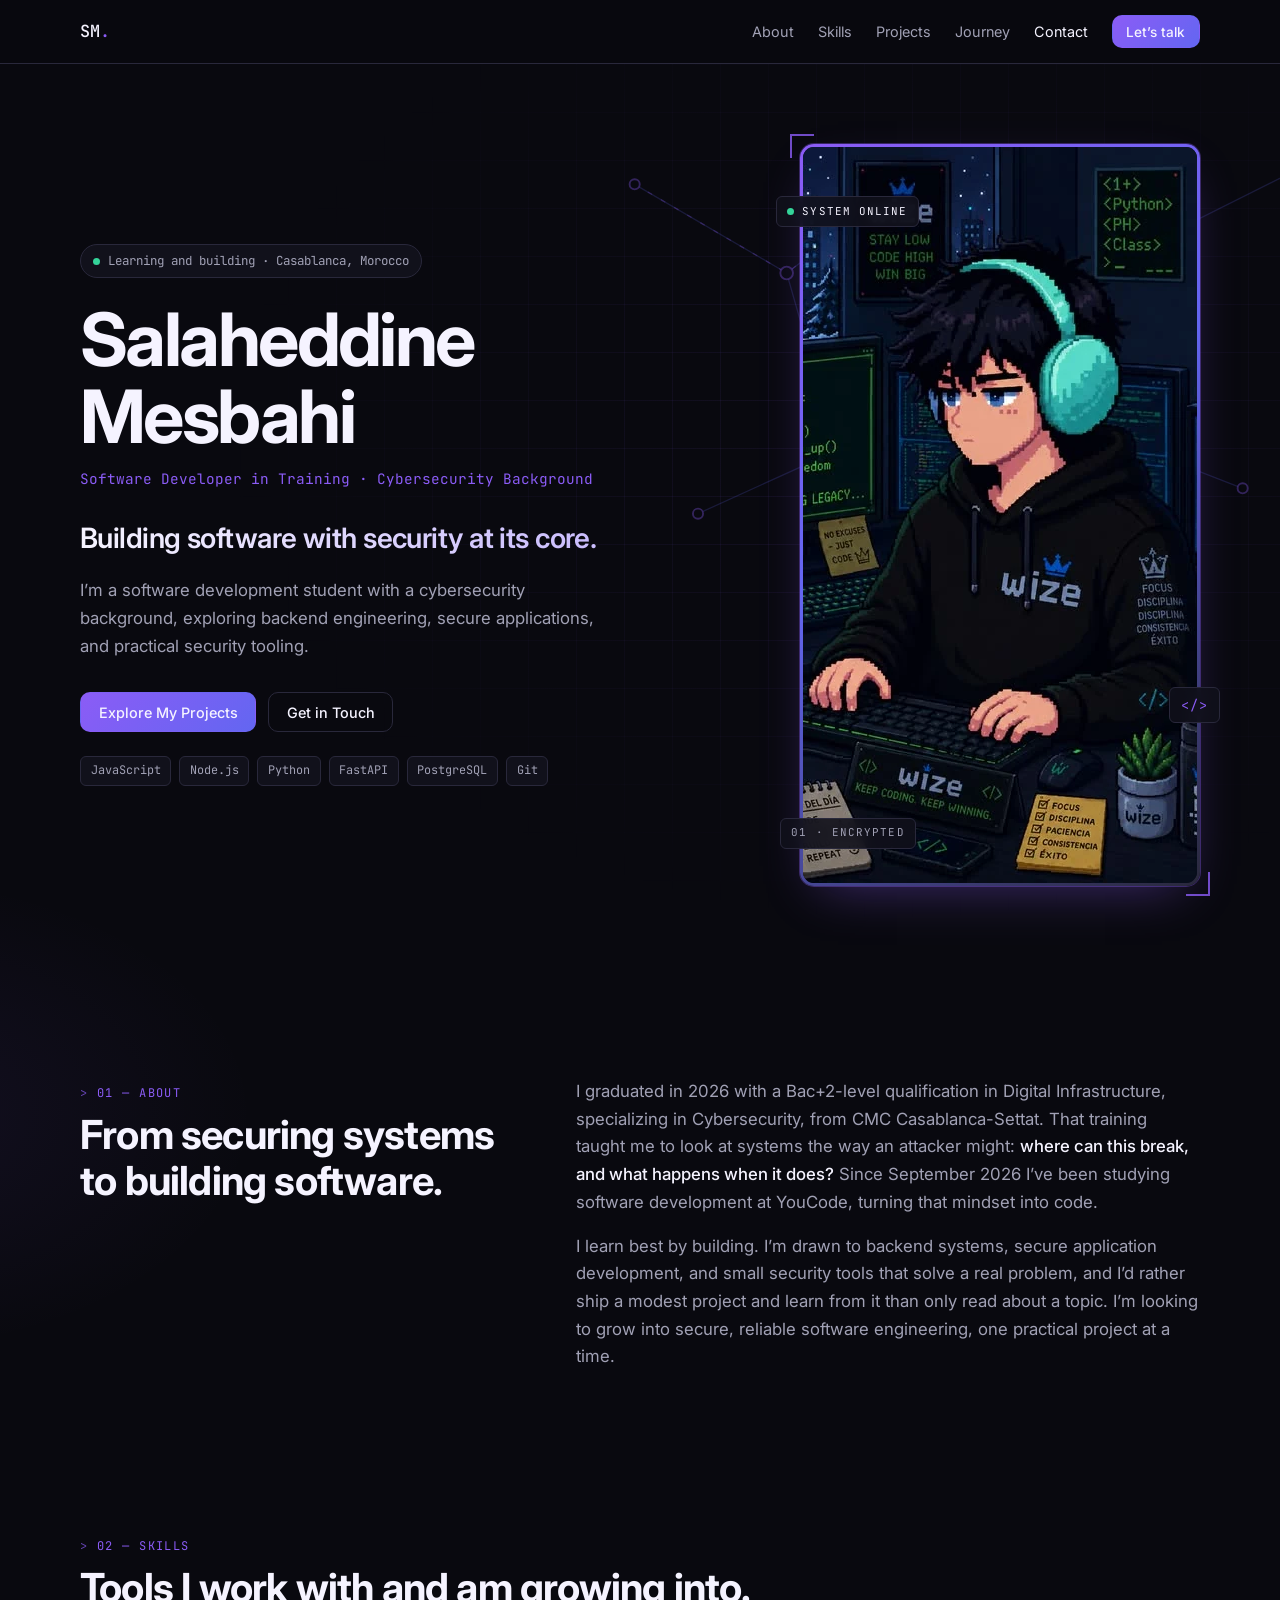
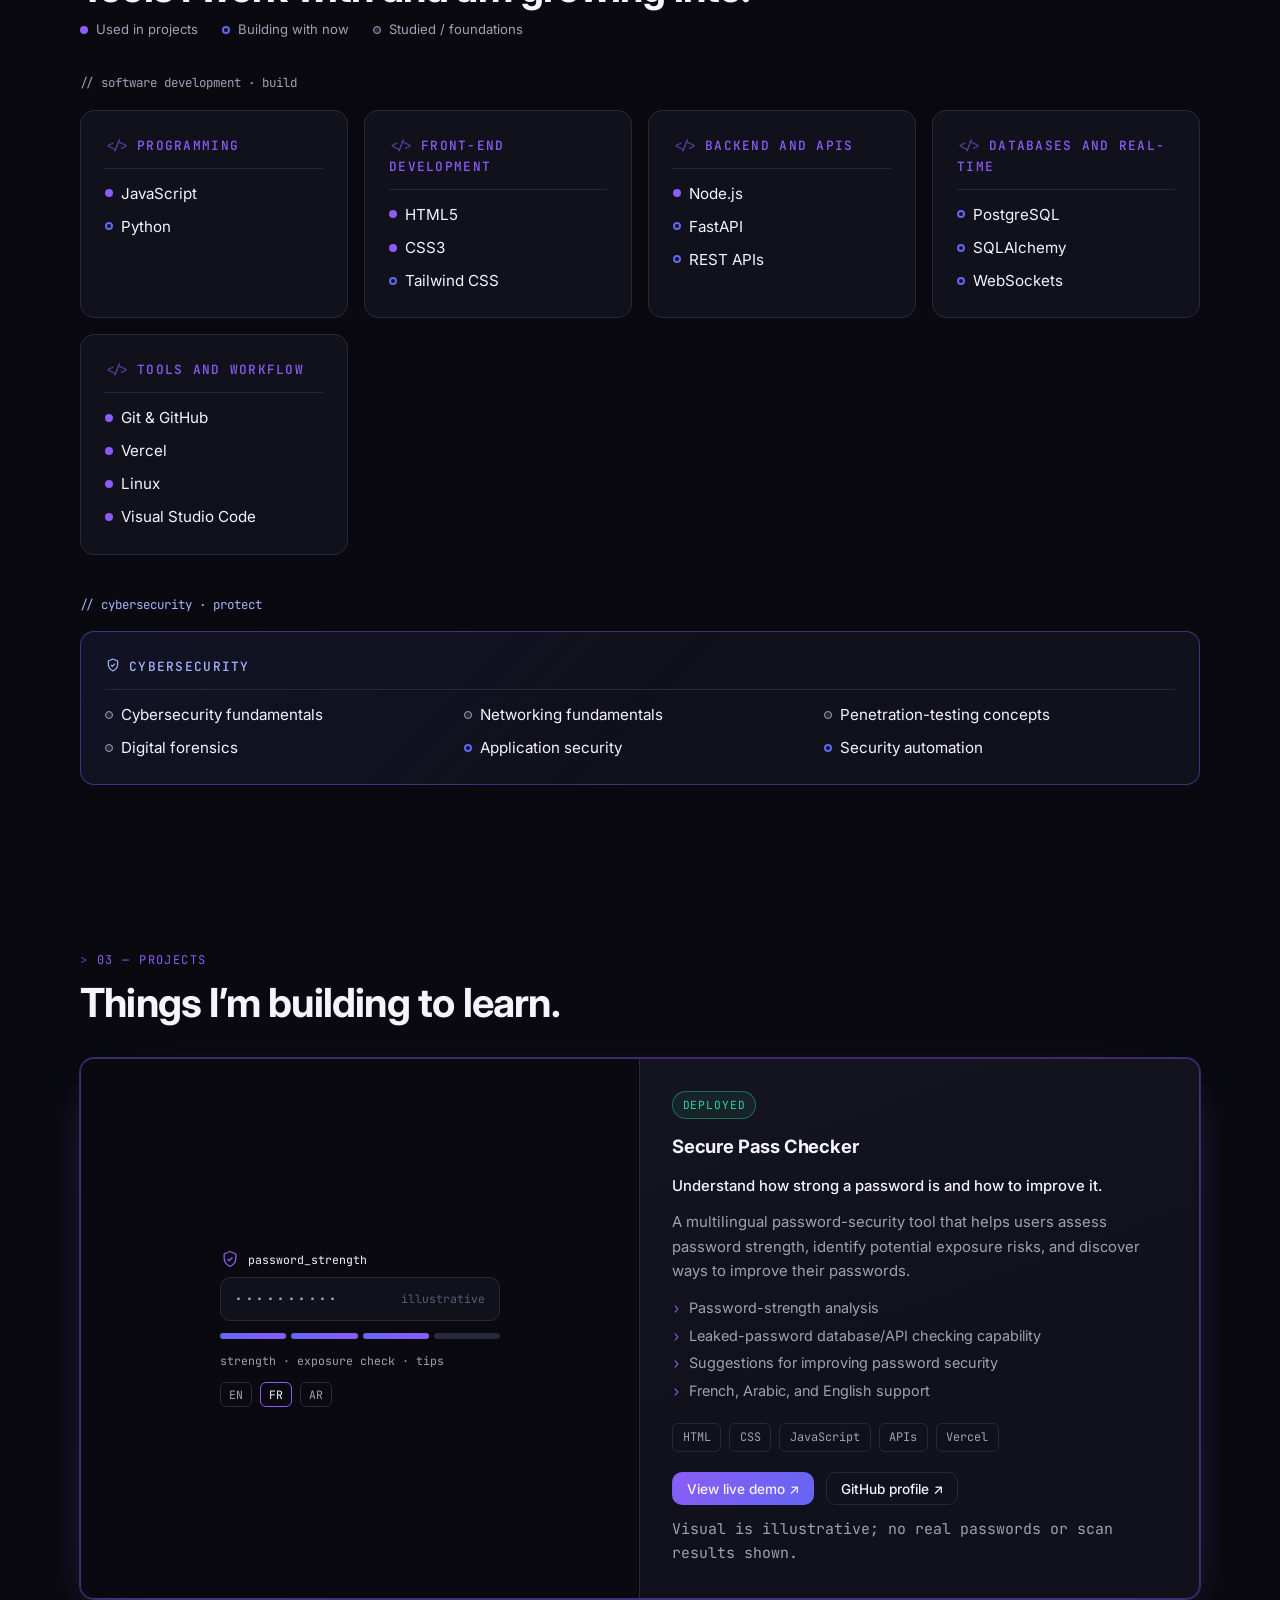
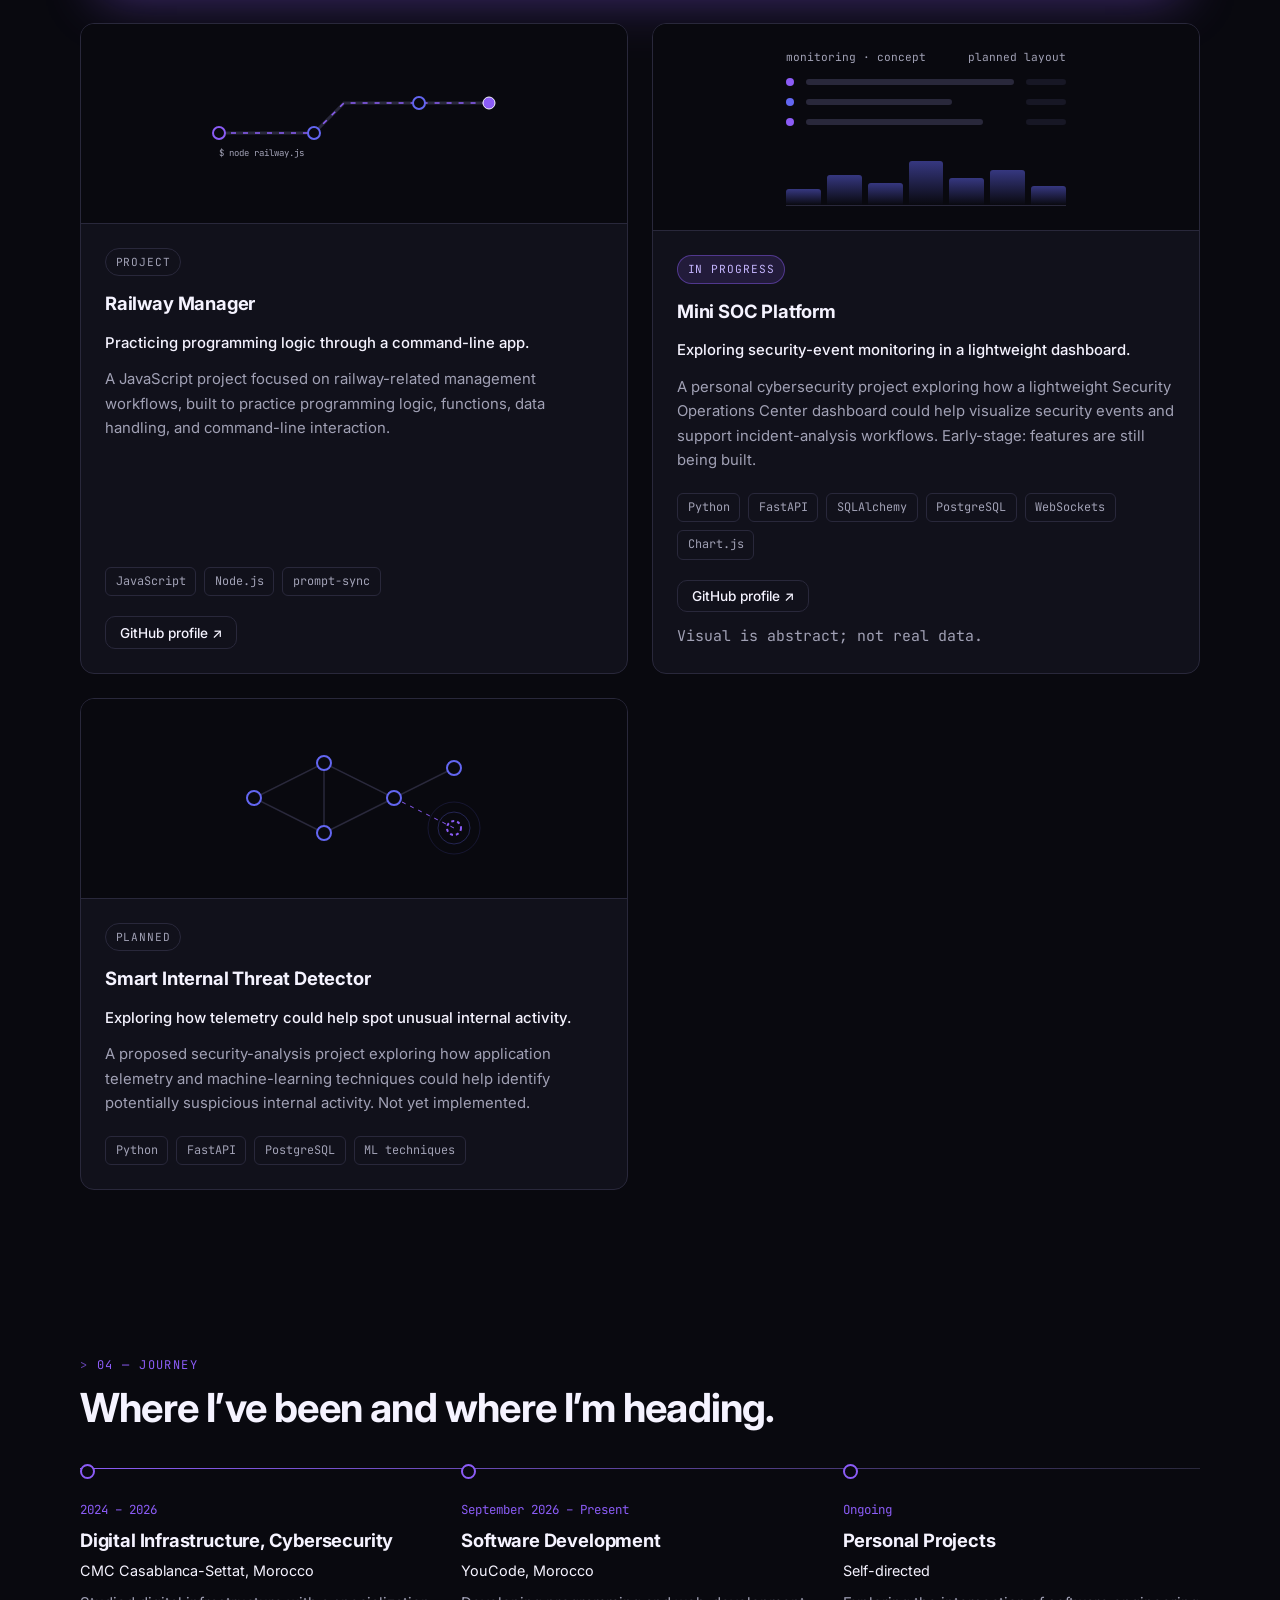
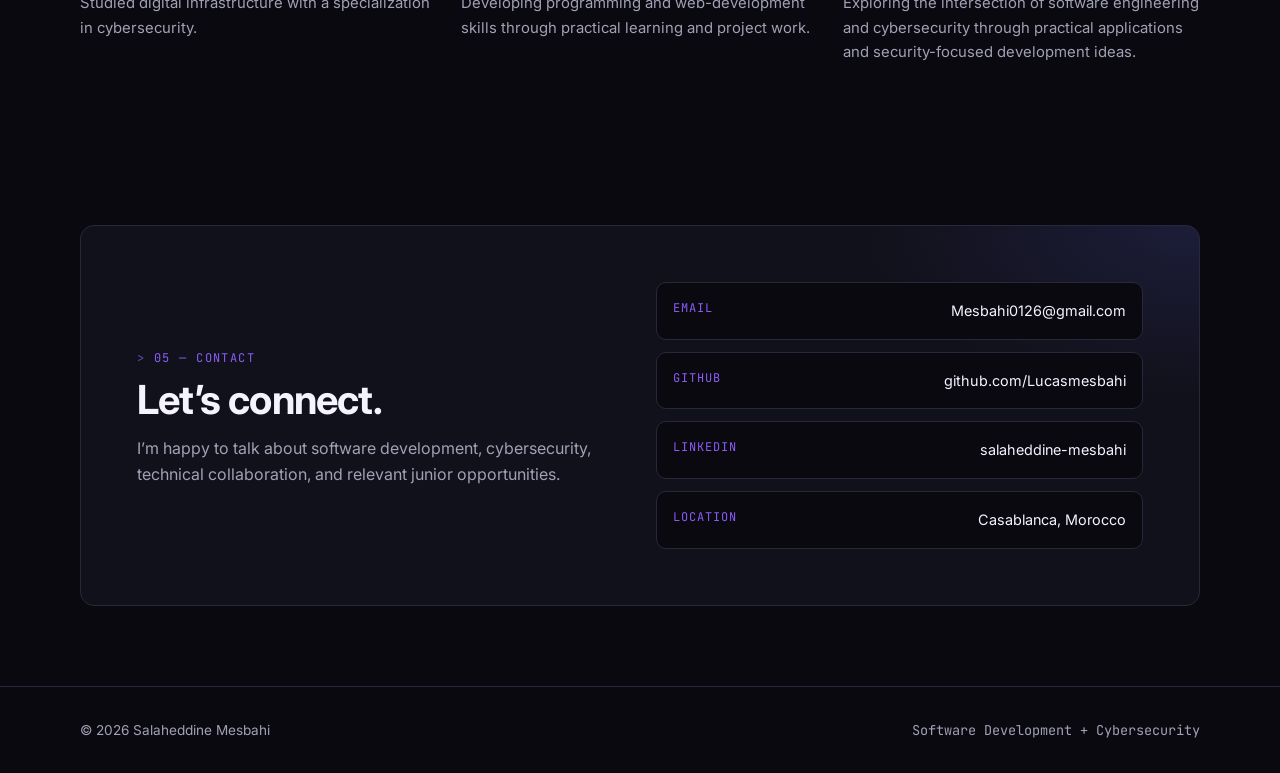
<file: Salaheddine Mesbahi — Software Developer in Training · Cybersecurity Background.html>
<!DOCTYPE html>
<html lang="en">
<head>
<meta charset="utf-8">
<meta name="viewport" content="width=device-width, initial-scale=1">
<title>Salaheddine Mesbahi — Software Developer in Training · Cybersecurity Background</title>
<meta name="description" content="Portfolio of Salaheddine Mesbahi, a software development student in Casablanca with a cybersecurity background.">
<link rel="preconnect" href="https://fonts.googleapis.com">
<link rel="preconnect" href="https://fonts.gstatic.com" crossorigin>
<link href="https://fonts.googleapis.com/css2?family=Inter:wght@400;500;600;700&family=JetBrains+Mono:wght@400;500&display=swap" rel="stylesheet">
<style>
/* ===== Design tokens ===== */
:root{
  --bg:#09090F; --bg-2:#11111B; --surface:#171725; --border:#29283B;
  --accent:#8B5CF6; --accent-2:#6366F1; --accent-soft:rgba(139,92,246,.14);
  --text:#F5F3FF; --muted:#A1A1B5; --ok:#34d399;
  --font:'Inter',system-ui,-apple-system,'Segoe UI',sans-serif;
  --mono:'JetBrains Mono',ui-monospace,'SFMono-Regular',Menlo,monospace;
  --s1:.25rem;--s2:.5rem;--s3:.75rem;--s4:1rem;--s5:1.5rem;--s6:2rem;--s7:3rem;--s8:5rem;--s9:7rem;
  --r-sm:6px;--r-md:10px;--r-lg:14px;
  --shadow:0 12px 40px -16px rgba(0,0,0,.7);
  --glow:0 0 0 1px rgba(139,92,246,.35),0 18px 50px -20px rgba(139,92,246,.45);
  --header-h:64px;
}
*{box-sizing:border-box;margin:0;padding:0}
html{scroll-behavior:smooth;scroll-padding-top:calc(var(--header-h) + 16px)}
@media (prefers-reduced-motion:reduce){html{scroll-behavior:auto}*{animation:none!important;transition:none!important}}
body{background:var(--bg);color:var(--text);font-family:var(--font);line-height:1.65;font-size:1rem;-webkit-font-smoothing:antialiased;
  background-image:radial-gradient(60rem 30rem at 85% -10%,rgba(99,102,241,.14),transparent 60%),radial-gradient(40rem 25rem at -10% 20%,rgba(139,92,246,.08),transparent 60%)}
a{color:inherit;text-decoration:none}
:focus-visible{outline:2px solid var(--accent);outline-offset:3px;border-radius:var(--r-sm)}
.skip{position:absolute;left:-999px;top:8px;background:var(--accent);color:#fff;padding:var(--s2) var(--s4);border-radius:var(--r-sm);z-index:100}
.skip:focus{left:8px}
.wrap{width:min(1120px,100% - 2.5rem);margin-inline:auto}
section{padding-block:var(--s8)}
.eyebrow{font-family:var(--mono);font-size:.75rem;letter-spacing:.12em;text-transform:uppercase;color:var(--accent)}
h2{font-size:clamp(1.75rem,4vw,2.5rem);line-height:1.15;letter-spacing:-.02em;margin:var(--s2) 0 var(--s6)}
h3{font-size:1.15rem;letter-spacing:-.01em}
p{color:var(--muted)}
.mono{font-family:var(--mono)}

/* ===== Header ===== */
header.site{position:sticky;top:0;z-index:50;height:var(--header-h);background:rgba(9,9,15,.82);backdrop-filter:blur(12px);border-bottom:1px solid var(--border)}
.bar{display:flex;align-items:center;justify-content:space-between;height:100%}
.logo{font-family:var(--mono);font-weight:500;font-size:1.05rem}
.logo span{color:var(--accent)}
nav ul{display:flex;gap:var(--s5);list-style:none;align-items:center}
nav a.link{font-size:.9rem;color:var(--muted);padding:var(--s2) 0;transition:color .2s}
nav a.link:hover,nav a.link.active{color:var(--text)}
.btn{display:inline-flex;align-items:center;gap:var(--s2);font:500 .9rem var(--font);padding:.65rem 1.1rem;border-radius:var(--r-md);border:1px solid var(--border);color:var(--text);background:transparent;cursor:pointer;transition:border-color .2s,background .2s,transform .2s}
.btn:hover{border-color:var(--accent);background:var(--accent-soft)}
.btn.primary{background:linear-gradient(135deg,var(--accent),var(--accent-2));border-color:transparent}
.btn.primary:hover{transform:translateY(-1px);filter:brightness(1.1)}
.btn.sm{padding:.45rem .85rem;font-size:.85rem}
.menu-btn{display:none;background:none;border:1px solid var(--border);color:var(--text);width:42px;height:42px;border-radius:var(--r-md);cursor:pointer}
.menu-btn svg{width:20px;height:20px}
@media (max-width:760px){
  .menu-btn{display:grid;place-items:center}
  nav ul{position:absolute;top:var(--header-h);left:0;right:0;flex-direction:column;align-items:stretch;gap:0;background:var(--bg-2);border-bottom:1px solid var(--border);padding:var(--s3) 1.25rem var(--s5);display:none}
  nav ul.open{display:flex}
  nav li{border-bottom:1px solid var(--border)}
  nav a.link{display:block;padding:var(--s4) 0;font-size:1rem}
  nav li:last-child{border:0;padding-top:var(--s4)}
}

/* ===== Hero ===== */
.hero{padding-block:var(--s8) var(--s9);position:relative}
.hero-grid{display:grid;gap:var(--s7);align-items:center}
@media (min-width:900px){.hero-grid{grid-template-columns:1.1fr .9fr}}
.tag{display:inline-flex;align-items:center;gap:var(--s2);font-family:var(--mono);font-size:.78rem;color:var(--muted);border:1px solid var(--border);background:var(--bg-2);padding:.35rem .75rem;border-radius:999px}
.pulse{width:7px;height:7px;border-radius:50%;background:var(--ok);box-shadow:0 0 0 0 rgba(52,211,153,.6);animation:pulse 2.4s infinite}
@keyframes pulse{70%{box-shadow:0 0 0 8px rgba(52,211,153,0)}100%{box-shadow:0 0 0 0 rgba(52,211,153,0)}}
.hero h1{font-size:clamp(2.6rem,7vw,4.6rem);line-height:1.04;letter-spacing:-.035em;margin:var(--s5) 0 var(--s3)}
.hero .role{font-family:var(--mono);font-size:.9rem;color:var(--accent);margin-bottom:var(--s5)}
.hero .headline{font-size:clamp(1.3rem,3vw,1.75rem);font-weight:600;letter-spacing:-.02em;margin-bottom:var(--s4);background:linear-gradient(90deg,var(--text),#C4B5FD);-webkit-background-clip:text;background-clip:text;color:transparent}
.hero p.lead{max-width:34rem;font-size:1.05rem}
.cta{display:flex;flex-wrap:wrap;gap:var(--s3);margin:var(--s6) 0 var(--s5)}
.meta{display:flex;flex-wrap:wrap;gap:var(--s2) var(--s4);align-items:center;font-size:.85rem;color:var(--muted)}
.chips{display:flex;flex-wrap:wrap;gap:var(--s2);margin-top:var(--s5)}
.chip{font-family:var(--mono);font-size:.74rem;padding:.25rem .6rem;border-radius:var(--r-sm);border:1px solid var(--border);background:var(--bg-2);color:var(--muted)}
.term{background:var(--bg-2);border:1px solid var(--border);border-radius:var(--r-lg);box-shadow:var(--shadow);overflow:hidden}
.term-head{display:flex;gap:6px;padding:.7rem .9rem;border-bottom:1px solid var(--border);background:var(--surface)}
.term-head i{width:9px;height:9px;border-radius:50%;background:var(--border)}
.term pre{font-family:var(--mono);font-size:.8rem;line-height:1.8;padding:var(--s5);color:var(--muted);overflow-x:auto}
.term .k{color:var(--accent)}.term .s{color:#a5b4fc}.term .c{color:#5b5b78}
.cursor{display:inline-block;width:8px;height:1em;background:var(--accent);vertical-align:-2px;animation:blink 1.1s steps(2) infinite}
@keyframes blink{50%{opacity:0}}

/* ===== About ===== */
.about{display:grid;gap:var(--s6)}
@media (min-width:900px){.about{grid-template-columns:.8fr 1.2fr;gap:var(--s8)}}
.about .text p+p{margin-top:var(--s4)}
.about .text p{font-size:1.05rem}
.about .text strong{color:var(--text);font-weight:500}

/* ===== Skills ===== */
.legend{display:flex;flex-wrap:wrap;gap:var(--s2) var(--s5);font-size:.82rem;color:var(--muted);margin:calc(var(--s5) * -1) 0 var(--s6)}
.dot{display:inline-block;width:8px;height:8px;border-radius:50%;margin-right:var(--s2)}
.d-use{background:var(--accent)}.d-build{background:transparent;border:2px solid var(--accent-2)}.d-study{background:var(--border);border:1px solid var(--muted)}
.skills{display:grid;gap:var(--s4);grid-template-columns:repeat(auto-fit,minmax(260px,1fr))}
.skill{background:var(--bg-2);border:1px solid var(--border);border-radius:var(--r-lg);padding:var(--s5)}
.skill h3{font-size:.8rem;font-family:var(--mono);font-weight:500;color:var(--accent);text-transform:uppercase;letter-spacing:.1em;padding-bottom:var(--s3);margin-bottom:var(--s3);border-bottom:1px solid var(--border)}
.skill ul{list-style:none;display:grid;gap:var(--s2)}
.skill li{font-size:.95rem;display:flex;align-items:center}

/* ===== Projects ===== */
.projects{display:grid;gap:var(--s5)}
@media (min-width:900px){.projects{grid-template-columns:repeat(2,1fr)}.p-feat{grid-column:1/-1}}
.card{background:var(--bg-2);border:1px solid var(--border);border-radius:var(--r-lg);overflow:hidden;display:flex;flex-direction:column;transition:border-color .25s,transform .25s,box-shadow .25s}
.card:hover{border-color:rgba(139,92,246,.5);transform:translateY(-3px)}
.p-feat{background:linear-gradient(160deg,var(--surface),var(--bg-2) 60%);box-shadow:var(--glow);border-color:rgba(139,92,246,.4)}
.p-feat{display:grid}
@media (min-width:900px){.p-feat{grid-template-columns:1fr 1fr}}
.visual{min-height:200px;border-bottom:1px solid var(--border);position:relative;display:grid;place-items:center;padding:var(--s5);background:var(--bg)}
.p-feat .visual{min-height:280px;border-bottom:0}
@media (min-width:900px){.p-feat .visual{border-right:1px solid var(--border)}}
.body{padding:var(--s5);display:flex;flex-direction:column;gap:var(--s3);flex:1}
.p-feat .body{padding:var(--s6);justify-content:center}
.status{align-self:flex-start;font-family:var(--mono);font-size:.7rem;letter-spacing:.08em;text-transform:uppercase;padding:.25rem .6rem;border-radius:999px;border:1px solid var(--border);color:var(--muted)}
.status.live{color:var(--ok);border-color:rgba(52,211,153,.4);background:rgba(52,211,153,.08)}
.status.wip{color:#c4b5fd;border-color:rgba(139,92,246,.45);background:var(--accent-soft)}
.purpose{color:var(--text);font-weight:500;font-size:.95rem}
.body p{font-size:.93rem}
.feat-list{list-style:none;display:grid;gap:var(--s1);font-size:.9rem;color:var(--muted)}
.feat-list li::before{content:"›";color:var(--accent);margin-right:var(--s2);font-family:var(--mono)}
.badges{display:flex;flex-wrap:wrap;gap:var(--s2);margin-top:auto;padding-top:var(--s2)}
.links{display:flex;flex-wrap:wrap;gap:var(--s3);padding-top:var(--s2)}
.note{font-size:.78rem;color:var(--muted);font-family:var(--mono)}
/* visuals */
.meter{width:min(280px,100%);font-family:var(--mono);font-size:.72rem;color:var(--muted)}
.field{border:1px solid var(--border);background:var(--bg-2);border-radius:var(--r-md);padding:.7rem .9rem;display:flex;justify-content:space-between;align-items:center;letter-spacing:.3em}
.field b{font-weight:400;letter-spacing:0;color:#5b5b78}
.segs{display:grid;grid-template-columns:repeat(4,1fr);gap:5px;margin:var(--s3) 0}
.segs i{height:6px;border-radius:3px;background:var(--border)}
.segs i.on{background:linear-gradient(90deg,var(--accent-2),var(--accent))}
.langs{display:flex;gap:var(--s2);margin-top:var(--s3)}
.langs span{border:1px solid var(--border);padding:.15rem .5rem;border-radius:var(--r-sm)}
.langs span.act{border-color:var(--accent);color:var(--text)}
.rail svg{width:100%;max-width:300px;height:auto}
.soc{width:min(280px,100%);display:grid;gap:var(--s3)}
.soc .row{display:grid;grid-template-columns:8px 1fr 40px;gap:var(--s3);align-items:center}
.soc .row i{width:8px;height:8px;border-radius:50%;background:var(--accent)}
.soc .row s{height:6px;border-radius:3px;background:var(--border);text-decoration:none}
.soc .row u{height:6px;border-radius:3px;background:var(--surface);text-decoration:none}
.bars{display:flex;align-items:flex-end;gap:6px;height:56px;margin-top:var(--s3);border-bottom:1px solid var(--border)}
.bars i{flex:1;background:linear-gradient(var(--accent-2),transparent);opacity:.5;border-radius:3px 3px 0 0}
.nodes svg{width:100%;max-width:280px;height:auto}

/* ===== Timeline ===== */
.timeline{position:relative;list-style:none;display:grid;gap:var(--s6);padding-left:var(--s6)}
.timeline::before{content:"";position:absolute;left:5px;top:6px;bottom:6px;width:1px;background:linear-gradient(var(--accent),var(--border))}
.timeline li{position:relative}
.timeline li::before{content:"";position:absolute;left:calc(var(--s6) * -1);top:.45rem;width:11px;height:11px;border-radius:50%;background:var(--bg);border:2px solid var(--accent)}
.timeline .date{font-family:var(--mono);font-size:.78rem;color:var(--accent)}
.timeline h3{margin:var(--s1) 0}
.timeline .where{font-size:.9rem;color:var(--text)}
.timeline p{font-size:.93rem;margin-top:var(--s2);max-width:34rem}
@media (min-width:900px){
  .timeline{grid-template-columns:repeat(3,1fr);padding:var(--s6) 0 0;gap:var(--s5)}
  .timeline::before{left:0;right:0;top:5px;bottom:auto;width:auto;height:1px;background:linear-gradient(90deg,var(--accent),var(--border))}
  .timeline li::before{left:0;top:-31px}
}

/* ===== Contact ===== */
.contact{background:var(--bg-2);border:1px solid var(--border);border-radius:var(--r-lg);padding:clamp(1.5rem,5vw,3.5rem);display:grid;gap:var(--s6);background-image:radial-gradient(30rem 15rem at 100% 0,rgba(99,102,241,.14),transparent 70%)}
@media (min-width:900px){.contact{grid-template-columns:1fr 1fr;align-items:center}}
.contact h2{margin-bottom:var(--s3)}
.c-list{list-style:none;display:grid;gap:var(--s3)}
.c-list a,.c-list div{display:flex;justify-content:space-between;gap:var(--s3);padding:var(--s4);border:1px solid var(--border);border-radius:var(--r-md);background:var(--bg);transition:border-color .2s}
.c-list a:hover{border-color:var(--accent)}
.c-list .lab{font-family:var(--mono);font-size:.75rem;color:var(--accent);text-transform:uppercase;letter-spacing:.08em}
.c-list .val{font-size:.9rem;color:var(--text);overflow-wrap:anywhere;text-align:right}
footer{border-top:1px solid var(--border);padding-block:var(--s6);margin-top:var(--s8);font-size:.85rem;color:var(--muted)}
footer .wrap{display:flex;flex-wrap:wrap;justify-content:space-between;gap:var(--s3)}

/* reveal */
.rv{opacity:0;transform:translateY(14px);transition:opacity .6s,transform .6s}
.rv.in{opacity:1;transform:none}
.no-js .rv{opacity:1;transform:none}

/* ===== v2: security identity ===== */
.sr-only{position:absolute;width:1px;height:1px;overflow:hidden;clip:rect(0 0 0 0);white-space:nowrap}
.hero{isolation:isolate;overflow:hidden}
.hero::before{content:"";position:absolute;inset:0;z-index:-2;background-image:linear-gradient(rgba(139,92,246,.07) 1px,transparent 1px),linear-gradient(90deg,rgba(139,92,246,.07) 1px,transparent 1px);background-size:48px 48px;-webkit-mask-image:radial-gradient(ellipse 70% 70% at 70% 40%,#000 20%,transparent 75%);mask-image:radial-gradient(ellipse 70% 70% at 70% 40%,#000 20%,transparent 75%)}
.net{position:absolute;z-index:-1;right:-5%;top:2%;width:min(760px,95%);opacity:.55;pointer-events:none}
.flow{animation:flow 14s linear infinite}
@keyframes flow{to{stroke-dashoffset:-240}}
.eyebrow::before{content:"> ";opacity:.7}
.portrait{position:relative;margin:0 auto;width:min(340px,82%)}
@media (min-width:900px){.portrait{width:min(400px,100%);margin-right:0}}
.frame{position:relative;padding:3px;border-radius:var(--r-lg);background:linear-gradient(145deg,var(--accent),var(--accent-2) 45%,var(--border));box-shadow:var(--glow)}
.frame img{display:block;width:100%;aspect-ratio:4/5;object-fit:cover;object-position:56% 34%;border-radius:calc(var(--r-lg) - 3px);background:var(--bg-2)}
.portrait::before,.portrait::after{content:"";position:absolute;width:22px;height:22px;border:2px solid var(--accent);opacity:.8;z-index:2;pointer-events:none;transition:transform .3s}
.portrait::before{top:-10px;left:-10px;border-right:0;border-bottom:0}
.portrait::after{bottom:-10px;right:-10px;border-left:0;border-top:0}
.portrait:hover::before{transform:translate(-3px,-3px)}.portrait:hover::after{transform:translate(3px,3px)}
.float{position:absolute;z-index:3;font-size:.68rem;letter-spacing:.1em;padding:.35rem .65rem;border-radius:var(--r-sm);background:rgba(17,17,27,.88);backdrop-filter:blur(6px);border:1px solid var(--border);color:var(--muted);display:flex;align-items:center;gap:var(--s2)}
.f1{top:7%;left:-6%;color:var(--text)}.f2{bottom:22%;right:-5%;color:var(--accent);font-size:.85rem}.f3{bottom:5%;left:-5%}
@media (max-width:420px){.f1{left:-2%}.f2{right:-2%}.f3{left:-2%}}
.grp{grid-column:1/-1;font-size:.78rem;color:var(--muted);margin-top:var(--s3)}
.grp:first-child{margin-top:0}
.grp.sec-grp{color:#a5b4fc;margin-top:var(--s5)}
.skill h3::before{content:"</>";margin-right:var(--s2);opacity:.6;letter-spacing:0}
.skill.sec h3::before{content:none}
.skill .ic{width:16px;height:16px;margin-right:var(--s2);vertical-align:-2px}
.skill{transition:border-color .25s,transform .25s}
.skill:hover{border-color:rgba(139,92,246,.45);transform:translateY(-2px)}
.skill.sec{grid-column:1/-1;border-color:rgba(99,102,241,.45);background:linear-gradient(135deg,rgba(99,102,241,.10),var(--bg-2) 55%)}
.skill.sec h3{color:#a5b4fc}
@media (min-width:640px){.skill.sec ul{grid-template-columns:repeat(2,1fr)}}
@media (min-width:900px){.skill.sec ul{grid-template-columns:repeat(3,1fr)}}
.card{position:relative}
.card::before{content:"";position:absolute;left:0;top:0;height:2px;width:100%;background:linear-gradient(90deg,var(--accent),var(--accent-2));transform:scaleX(0);transform-origin:left;transition:transform .4s;z-index:2}
.card:hover::before{transform:scaleX(1)}
.chip{transition:border-color .2s,color .2s}.chip:hover{border-color:var(--accent);color:var(--text)}
.mhead{display:flex;align-items:center;gap:var(--s2);margin-bottom:var(--s2);color:var(--text)}
.shield{width:20px;height:20px;color:var(--accent)}
</style>
</head>
<body class="no-js">
<a class="skip" href="#main">Skip to content</a>

<header class="site">
  <div class="wrap bar">
    <a class="logo" href="#top" aria-label="Salaheddine Mesbahi — home">SM<span>.</span></a>
    <button class="menu-btn" id="menuBtn" aria-expanded="false" aria-controls="menu" aria-label="Toggle navigation menu">
      <svg viewBox="0 0 24 24" fill="none" stroke="currentColor" stroke-width="2" stroke-linecap="round" aria-hidden="true"><path d="M4 7h16M4 12h16M4 17h16"/></svg>
    </button>
    <nav aria-label="Primary">
      <ul id="menu">
        <li><a class="link" href="#about">About</a></li>
        <li><a class="link" href="#skills">Skills</a></li>
        <li><a class="link" href="#projects">Projects</a></li>
        <li><a class="link" href="#journey">Journey</a></li>
        <li><a class="link" href="#contact">Contact</a></li>
        <li><a class="btn primary sm" href="#contact">Let’s talk</a></li>
      </ul>
    </nav>
  </div>
</header>

<main id="main">
<!-- HERO -->
<section class="hero" id="top" style="padding-top:var(--s8)">
  <svg class="net" viewBox="0 0 600 400" fill="none" aria-hidden="true" focusable="false">
    <g stroke="#6366F1" stroke-opacity=".35"><path d="M40 80 L160 150 L280 60 L420 140 L560 70 M160 150 L200 290 L340 250 L420 140 M340 250 L520 320 M200 290 L90 340"/></g>
    <g stroke="#8B5CF6" stroke-opacity=".5" stroke-dasharray="4 8" class="flow"><path d="M40 80 L160 150 L280 60 L420 140"/></g>
    <g fill="#09090F" stroke="#8B5CF6" stroke-opacity=".6" stroke-width="1.5"><circle cx="40" cy="80" r="4"/><circle cx="160" cy="150" r="5"/><circle cx="280" cy="60" r="4"/><circle cx="420" cy="140" r="5"/><circle cx="560" cy="70" r="4"/><circle cx="200" cy="290" r="4"/><circle cx="340" cy="250" r="5"/><circle cx="520" cy="320" r="4"/><circle cx="90" cy="340" r="4"/></g>
  </svg>
  <div class="wrap hero-grid">
    <div>
      <span class="tag"><span class="pulse" aria-hidden="true"></span>Learning and building · Casablanca, Morocco</span>
      <h1>Salaheddine Mesbahi</h1>
      <p class="role">Software Developer in Training · Cybersecurity Background</p>
      <p class="headline">Building software with security at its core.</p>
      <p class="lead">I’m a software development student with a cybersecurity background, exploring backend engineering, secure applications, and practical security tooling.</p>
      <div class="cta">
        <a class="btn primary" href="#projects">Explore My Projects</a>
        <a class="btn" href="#contact">Get in Touch</a>
      </div>
      <div class="chips" aria-label="Selected technologies">
        <span class="chip">JavaScript</span><span class="chip">Node.js</span><span class="chip">Python</span><span class="chip">FastAPI</span><span class="chip">PostgreSQL</span><span class="chip">Git</span>
      </div>
    </div>
    <figure class="portrait">
      <div class="frame"><img src="[data-uri]" alt="Pixel-art profile picture of Salaheddine Mesbahi wearing teal headphones and a black hoodie, coding at a desk" width="736" height="736" fetchpriority="high"></div>
      <span class="float f1 mono" aria-hidden="true"><span class="pulse"></span>SYSTEM ONLINE</span>
      <span class="float f2 mono" aria-hidden="true">&lt;/&gt;</span>
      <span class="float f3 mono" aria-hidden="true">01 · ENCRYPTED</span>
      <figcaption class="sr-only">Salaheddine Mesbahi</figcaption>
    </figure>
  </div>
</section>

<!-- ABOUT -->
<section id="about">
  <div class="wrap about">
    <div class="rv"><span class="eyebrow">01 — About</span><h2>From securing systems to building software.</h2></div>
    <div class="text rv">
      <p>I graduated in 2026 with a Bac+2-level qualification in Digital Infrastructure, specializing in Cybersecurity, from CMC Casablanca-Settat. That training taught me to look at systems the way an attacker might: <strong>where can this break, and what happens when it does?</strong> Since September 2026 I’ve been studying software development at YouCode, turning that mindset into code.</p>
      <p>I learn best by building. I’m drawn to backend systems, secure application development, and small security tools that solve a real problem, and I’d rather ship a modest project and learn from it than only read about a topic. I’m looking to grow into secure, reliable software engineering, one practical project at a time.</p>
    </div>
  </div>
</section>

<!-- SKILLS -->
<section id="skills">
  <div class="wrap">
    <span class="eyebrow">02 — Skills</span>
    <h2>Tools I work with and am growing into.</h2>
    <div class="legend" aria-label="Legend">
      <span><span class="dot d-use"></span>Used in projects</span>
      <span><span class="dot d-build"></span>Building with now</span>
      <span><span class="dot d-study"></span>Studied / foundations</span>
    </div>
    <div class="skills">
      <p class="grp mono">// software development · build</p>
      <div class="skill rv"><h3>Programming</h3><ul>
        <li><span class="dot d-use"></span>JavaScript</li><li><span class="dot d-build"></span>Python</li></ul></div>
      <div class="skill rv"><h3>Front-end Development</h3><ul>
        <li><span class="dot d-use"></span>HTML5</li><li><span class="dot d-use"></span>CSS3</li><li><span class="dot d-build"></span>Tailwind CSS</li></ul></div>
      <div class="skill rv"><h3>Backend and APIs</h3><ul>
        <li><span class="dot d-use"></span>Node.js</li><li><span class="dot d-build"></span>FastAPI</li><li><span class="dot d-build"></span>REST APIs</li></ul></div>
      <div class="skill rv"><h3>Databases and Real-Time</h3><ul>
        <li><span class="dot d-build"></span>PostgreSQL</li><li><span class="dot d-build"></span>SQLAlchemy</li><li><span class="dot d-build"></span>WebSockets</li></ul></div>
            <div class="skill rv"><h3>Tools and Workflow</h3><ul>
        <li><span class="dot d-use"></span>Git &amp; GitHub</li><li><span class="dot d-use"></span>Vercel</li><li><span class="dot d-use"></span>Linux</li><li><span class="dot d-use"></span>Visual Studio Code</li></ul></div>
      <p class="grp mono sec-grp">// cybersecurity · protect</p>
      <div class="skill sec rv"><h3><svg class="ic" viewBox="0 0 24 24" fill="none" stroke="currentColor" stroke-width="1.8" stroke-linejoin="round" aria-hidden="true"><path d="M12 3l7 3v5c0 4.5-3 8-7 10-4-2-7-5.500-7-10V6z"/><path d="M9 12l2 2 4-4"/></svg>Cybersecurity</h3><ul>
        <li><span class="dot d-study"></span>Cybersecurity fundamentals</li><li><span class="dot d-study"></span>Networking fundamentals</li><li><span class="dot d-study"></span>Penetration-testing concepts</li><li><span class="dot d-study"></span>Digital forensics</li><li><span class="dot d-build"></span>Application security</li><li><span class="dot d-build"></span>Security automation</li></ul></div>
    </div>
  </div>
</section>

<!-- PROJECTS -->
<section id="projects">
  <div class="wrap">
    <span class="eyebrow">03 — Projects</span>
    <h2>Things I’m building to learn.</h2>
    <div class="projects">

      <article class="card p-feat rv">
        <div class="visual" aria-hidden="true">
          <div class="meter">
            <div class="mhead"><svg class="shield" viewBox="0 0 24 24" fill="none" stroke="currentColor" stroke-width="1.6" stroke-linejoin="round"><path d="M12 3l7 3v5c0 4.5-3 8-7 10-4-2-7-5.500-7-10V6z"/><path d="M9 12l2 2 4-4"/></svg>password_strength</div>
            <div class="field"><span>••••••••••</span><b>illustrative</b></div>
            <div class="segs"><i class="on"></i><i class="on"></i><i class="on"></i><i></i></div>
            <div style="display:flex;justify-content:space-between"><span>strength · exposure check · tips</span></div>
            <div class="langs"><span>EN</span><span class="act">FR</span><span>AR</span></div>
          </div>
        </div>
        <div class="body">
          <span class="status live">Deployed</span>
          <h3>Secure Pass Checker</h3>
          <p class="purpose">Understand how strong a password is and how to improve it.</p>
          <p>A multilingual password-security tool that helps users assess password strength, identify potential exposure risks, and discover ways to improve their passwords.</p>
          <ul class="feat-list">
            <li>Password-strength analysis</li>
            <li>Leaked-password database/API checking capability</li>
            <li>Suggestions for improving password security</li>
            <li>French, Arabic, and English support</li>
          </ul>
          <div class="badges"><span class="chip">HTML</span><span class="chip">CSS</span><span class="chip">JavaScript</span><span class="chip">APIs</span><span class="chip">Vercel</span></div>
          <div class="links">
            <a class="btn primary sm" href="https://secure-pass-checker.vercel.app/" target="_blank" rel="noopener noreferrer">View live demo ↗<span class="sr" style="position:absolute;left:-999px"> (opens in new tab)</span></a>
            <a class="btn sm" href="https://github.com/Lucasmesbahi" target="_blank" rel="noopener noreferrer">GitHub profile ↗</a>
          </div>
          <p class="note">Visual is illustrative; no real passwords or scan results shown.</p>
        </div>
      </article>

      <article class="card rv">
        <div class="visual rail" aria-hidden="true">
          <svg viewBox="0 0 300 90" fill="none" stroke="currentColor">
            <path d="M15 55 H110 L140 25 H285" stroke="#29283B" stroke-width="3" stroke-linecap="round"/>
            <path d="M15 55 H110 L140 25 H285" stroke="#8B5CF6" stroke-width="1.5" stroke-dasharray="5 7"/>
            <circle cx="15" cy="55" r="6" fill="#09090F" stroke="#8B5CF6" stroke-width="2"/>
            <circle cx="110" cy="55" r="6" fill="#09090F" stroke="#6366F1" stroke-width="2"/>
            <circle cx="215" cy="25" r="6" fill="#09090F" stroke="#6366F1" stroke-width="2"/>
            <circle cx="285" cy="25" r="6" fill="#8B5CF6"/>
            <text x="15" y="78" fill="#A1A1B5" font-family="JetBrains Mono,monospace" font-size="9" stroke="none">$ node railway.js</text>
          </svg>
        </div>
        <div class="body">
          <span class="status">Project</span>
          <h3>Railway Manager</h3>
          <p class="purpose">Practicing programming logic through a command-line app.</p>
          <p>A JavaScript project focused on railway-related management workflows, built to practice programming logic, functions, data handling, and command-line interaction.</p>
          <div class="badges"><span class="chip">JavaScript</span><span class="chip">Node.js</span><span class="chip">prompt-sync</span></div>
          <div class="links"><a class="btn sm" href="https://github.com/Lucasmesbahi" target="_blank" rel="noopener noreferrer">GitHub profile ↗</a></div>
        </div>
      </article>

      <article class="card rv">
        <div class="visual" aria-hidden="true">
          <div class="soc"><div class="mono" style="font-size:.7rem;color:var(--muted);display:flex;justify-content:space-between"><span>monitoring · concept</span><span>planned layout</span></div>
            <div class="row"><i></i><s></s><u></u></div>
            <div class="row"><i style="background:var(--accent-2)"></i><s style="width:70%"></s><u></u></div>
            <div class="row"><i></i><s style="width:85%"></s><u></u></div>
            <div class="bars"><i style="height:30%"></i><i style="height:55%"></i><i style="height:40%"></i><i style="height:80%"></i><i style="height:50%"></i><i style="height:65%"></i><i style="height:35%"></i></div>
          </div>
        </div>
        <div class="body">
          <span class="status wip">In progress</span>
          <h3>Mini SOC Platform</h3>
          <p class="purpose">Exploring security-event monitoring in a lightweight dashboard.</p>
          <p>A personal cybersecurity project exploring how a lightweight Security Operations Center dashboard could help visualize security events and support incident-analysis workflows. Early-stage: features are still being built.</p>
          <div class="badges"><span class="chip">Python</span><span class="chip">FastAPI</span><span class="chip">SQLAlchemy</span><span class="chip">PostgreSQL</span><span class="chip">WebSockets</span><span class="chip">Chart.js</span></div>
          <div class="links"><a class="btn sm" href="https://github.com/Lucasmesbahi" target="_blank" rel="noopener noreferrer">GitHub profile ↗</a></div>
          <p class="note">Visual is abstract; not real data.</p>
        </div>
      </article>

      <article class="card rv">
        <div class="visual nodes" aria-hidden="true">
          <svg viewBox="0 0 280 120" fill="none">
            <g stroke="#29283B" stroke-width="1.5"><path d="M40 60 L110 25 L180 60 L240 30 M110 25 L110 95 L180 60 M40 60 L110 95"/></g>
            <g stroke="#8B5CF6" stroke-dasharray="4 5"><path d="M180 60 L240 90"/></g>
            <g fill="#09090F" stroke="#6366F1" stroke-width="2"><circle cx="40" cy="60" r="7"/><circle cx="110" cy="25" r="7"/><circle cx="110" cy="95" r="7"/><circle cx="180" cy="60" r="7"/><circle cx="240" cy="30" r="7"/></g>
            <circle cx="240" cy="90" r="16" stroke="#6366F1" stroke-opacity=".3"/><circle cx="240" cy="90" r="26" stroke="#6366F1" stroke-opacity=".15"/><circle cx="240" cy="90" r="7" fill="none" stroke="#8B5CF6" stroke-width="2" stroke-dasharray="3 3"/>
          </svg>
        </div>
        <div class="body">
          <span class="status">Planned</span>
          <h3>Smart Internal Threat Detector</h3>
          <p class="purpose">Exploring how telemetry could help spot unusual internal activity.</p>
          <p>A proposed security-analysis project exploring how application telemetry and machine-learning techniques could help identify potentially suspicious internal activity. Not yet implemented.</p>
          <div class="badges"><span class="chip">Python</span><span class="chip">FastAPI</span><span class="chip">PostgreSQL</span><span class="chip">ML techniques</span></div>
        </div>
      </article>
    </div>
  </div>
</section>

<!-- JOURNEY -->
<section id="journey">
  <div class="wrap">
    <span class="eyebrow">04 — Journey</span>
    <h2>Where I’ve been and where I’m heading.</h2>
    <ol class="timeline">
      <li class="rv"><span class="date">2024 – 2026</span><h3>Digital Infrastructure, Cybersecurity</h3><div class="where">CMC Casablanca-Settat, Morocco</div><p>Studied digital infrastructure with a specialization in cybersecurity.</p></li>
      <li class="rv"><span class="date">September 2026 – Present</span><h3>Software Development</h3><div class="where">YouCode, Morocco</div><p>Developing programming and web-development skills through practical learning and project work.</p></li>
      <li class="rv"><span class="date">Ongoing</span><h3>Personal Projects</h3><div class="where">Self-directed</div><p>Exploring the intersection of software engineering and cybersecurity through practical applications and security-focused development ideas.</p></li>
    </ol>
  </div>
</section>

<!-- CONTACT -->
<section id="contact" style="padding-bottom:0">
  <div class="wrap">
    <div class="contact rv">
      <div>
        <span class="eyebrow">05 — Contact</span>
        <h2>Let’s connect.</h2>
        <p>I’m happy to talk about software development, cybersecurity, technical collaboration, and relevant junior opportunities.</p>
      </div>
      <ul class="c-list">
        <li><a href="mailto:Mesbahi0126@gmail.com"><span class="lab">Email</span><span class="val">Mesbahi0126@gmail.com</span></a></li>
        <li><a href="https://github.com/Lucasmesbahi" target="_blank" rel="noopener noreferrer"><span class="lab">GitHub</span><span class="val">github.com/Lucasmesbahi</span></a></li>
        <li><a href="https://www.linkedin.com/in/salaheddine-mesbahi-609ba8222/" target="_blank" rel="noopener noreferrer"><span class="lab">LinkedIn</span><span class="val">salaheddine-mesbahi</span></a></li>
        <li><div><span class="lab">Location</span><span class="val">Casablanca, Morocco</span></div></li>
      </ul>
    </div>
  </div>
</section>
</main>

<footer>
  <div class="wrap">
    <span>© <span id="yr">2026</span> Salaheddine Mesbahi</span>
    <span class="mono">Software Development + Cybersecurity</span>
  </div>
</footer>

<script>
(function(){
  document.body.classList.remove('no-js');
  var yr=document.getElementById('yr'); if(yr) yr.textContent=new Date().getFullYear();
  var btn=document.getElementById('menuBtn'), menu=document.getElementById('menu');
  function setMenu(open){menu.classList.toggle('open',open);btn.setAttribute('aria-expanded',String(open));}
  btn.addEventListener('click',function(){setMenu(!menu.classList.contains('open'));});
  menu.addEventListener('click',function(e){if(e.target.closest('a'))setMenu(false);});
  document.addEventListener('keydown',function(e){if(e.key==='Escape'){setMenu(false);btn.focus();}});
  if('IntersectionObserver' in window){
    var io=new IntersectionObserver(function(es){es.forEach(function(e){if(e.isIntersecting){e.target.classList.add('in');io.unobserve(e.target);}});},{threshold:.12});
    document.querySelectorAll('.rv').forEach(function(el){io.observe(el);});
    var links=[].slice.call(document.querySelectorAll('nav a.link'));
    var so=new IntersectionObserver(function(es){es.forEach(function(e){if(e.isIntersecting){links.forEach(function(l){var on=l.getAttribute('href')==='#'+e.target.id;l.classList.toggle('active',on);if(on)l.setAttribute('aria-current','true');else l.removeAttribute('aria-current');});}});},{rootMargin:'-45% 0px -50% 0px'});
    ['about','skills','projects','journey','contact'].forEach(function(id){var s=document.getElementById(id);if(s)so.observe(s);});
  } else {document.querySelectorAll('.rv').forEach(function(el){el.classList.add('in');});}
})();
</script>
</body>
</html>
</file>
